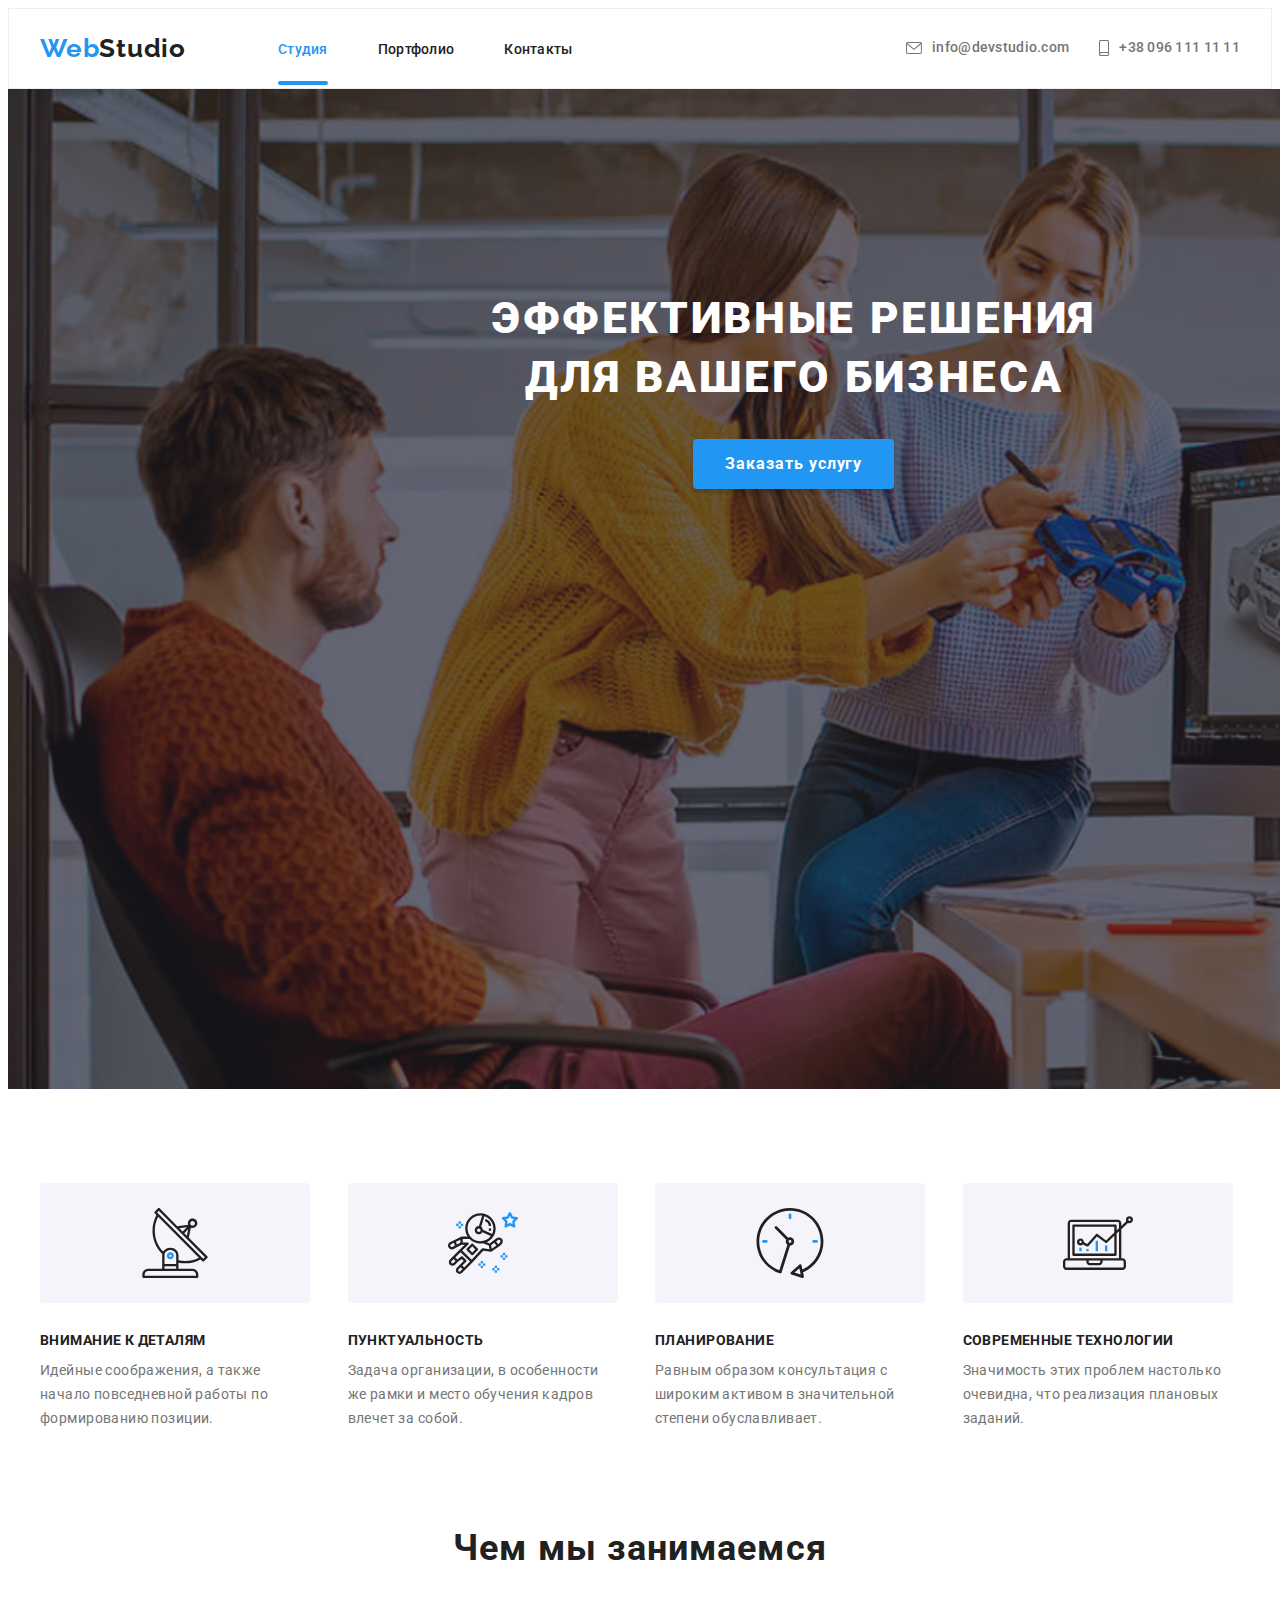
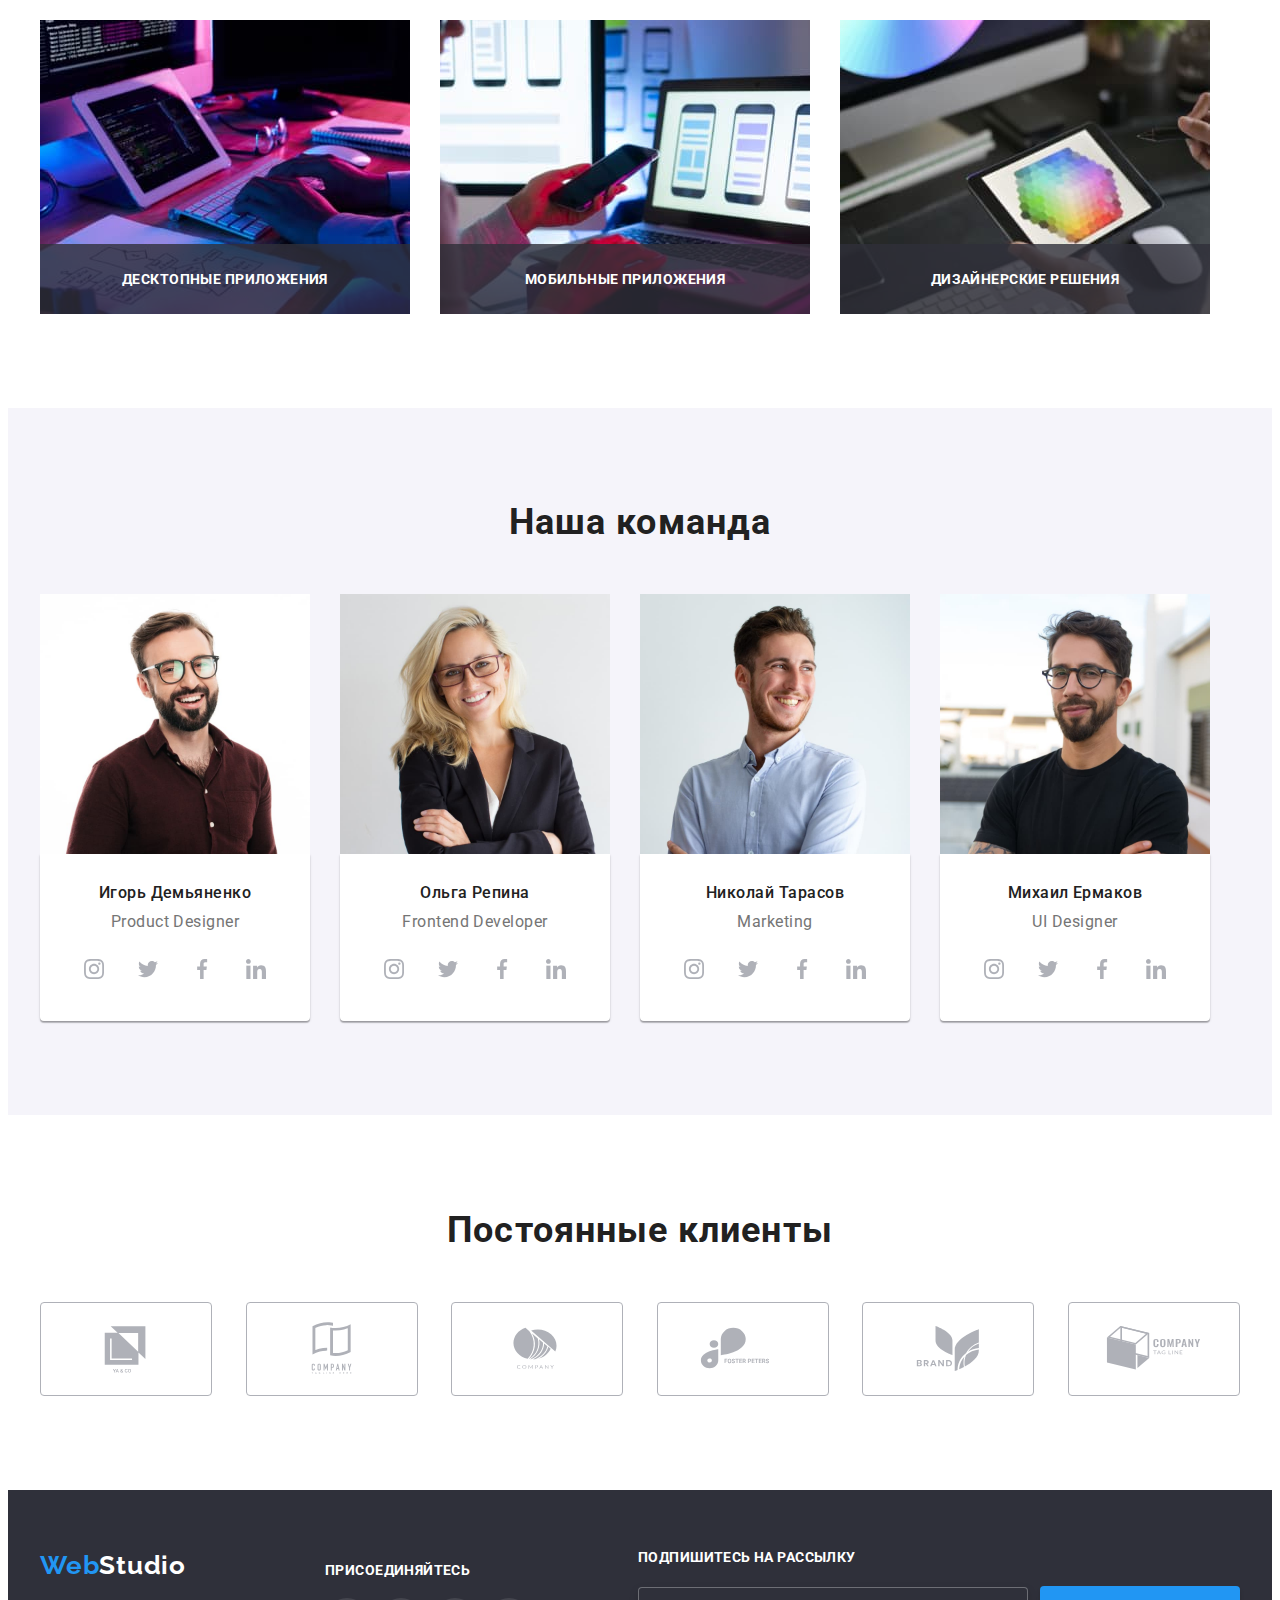
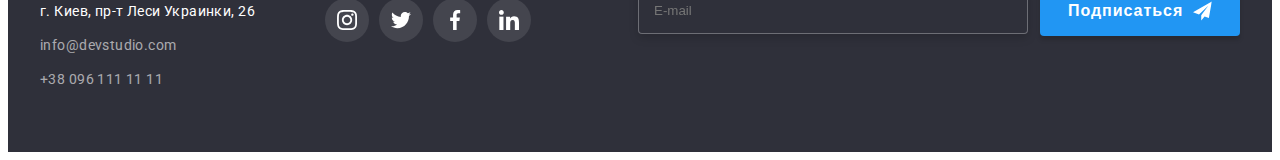
<file: index.html>
<!DOCTYPE html>
<html lang="ru">

<head>
    <meta charset="UTF-8">
    <meta http-equiv="X-UA-Compatible" content="IE=edge">
    <meta name="viewport" content="width=device-width, initial-scale=1.0">
    <title>Главная</title>
    <link rel="preconnect" href="https://fonts.googleapis.com">
    <link rel="preconnect" href="https://fonts.gstatic.com" crossorigin>
    <link
        href="https://fonts.googleapis.com/css2?family=Raleway:wght@700&family=Roboto:wght@400;500;700;900&display=swap"
        rel="stylesheet">
    <link rel="stylesheet" href="https://cdnjs.cloudflare.com/ajax/libs/modern-normalize/1.1.0/modern-normalize.min.css"
        integrity="sha512-wpPYUAdjBVSE4KJnH1VR1HeZfpl1ub8YT/NKx4PuQ5NmX2tKuGu6U/JRp5y+Y8XG2tV+wKQpNHVUX03MfMFn9Q=="
        crossorigin="anonymous" referrerpolicy="no-referrer" />
    <!-- <link rel="stylesheet" href="./css/styles.css"> -->
    <link rel="stylesheet" href="./css/main.min.css">
</head>

<body сlass="body">
    <header class="header">
        <div class="container header-container">
            <nav class="navigation">
                <a class="logo logo-header link" href="./index.html" lang="en"><span class="logo logo-accent">Web</span>Studio</a>
                <ul class="nav-list list">
                    <li class="nav-list__item">
                        <a class="nav-list__link link active" href="index.html">Студия</a>
                    </li>
                    <li class="nav-list__item">
                        <a class="nav-list__link link" href="portfolio.html">Портфолио</a>
                    </li>
                    <li class="nav-list__item">
                        <a class="nav-list__link link" href="">Контакты</a>
                    </li>
                </ul>
            </nav>
            <ul class="header-list list">
                <li class="header-list__item">
            <a class="contact-email link" href="mailto:info@devstudio.com">
                <svg class="header-icon" width="16" height="12">
                    <use href="./images/icons/sprite.svg#envelope"></use>
                </svg>
                info@devstudio.com
            </a>
        </li>
        <li class="header-list__item__item">
            <a class="contact-number link" href="tel:+380961111111">
                <svg class="header-icon" width="10" height="16">
                    <use href="./images/icons/sprite.svg#smartphone"></use>
                </svg>
                +38 096 111 11 11
            </a>
        </li>
        </ul>
        </div>
    </header>
    <main>
        <section class="main-section">
            <div class="container">
                <h1 class="main-section__title">Эффективные решения для вашего бизнеса</h1>
                <button class="services-btn" type="button" data-modal-open>Заказать услугу</button>
            </div>
        </section>
        <section class="section second-section">
            <div class="container">
                <ul class="list peculiarities-list">
                    <li class="peculiarities-list__item">
                        <div class="peculiarities-list__div">
                            <svg class="peculiarities-lise__logo" width="70" height="70">
                                <use href="./images/icons/sprite.svg#antenna"></use>
                            </svg>
                        </div>
                        <h3 class="peculiarities">Внимание к деталям</h3>
                        <p class="features">Идейные соображения, а также начало повседневной работы по формированию
                            позиции.</p>
                    </li>
                    <li class="peculiarities-list__item">
                        <div class="peculiarities-list__div">
                            <svg class="peculiarities-lise__logo" width="70" height="70">
                                <use href="./images/icons/sprite.svg#astronaut"></use>
                            </svg>
                        </div>
                        <h3 class="peculiarities">Пунктуальность</h3>
                        <p class="features">Задача организации, в особенности же рамки и место обучения кадров влечет за
                            собой.</p>
                    </li>
                    <li class="peculiarities-list__item">
                        <div class="peculiarities-list__div">
                            <svg class="peculiarities-lise__logo" width="70" height="70">
                                <use href="./images/icons/sprite.svg#clock"></use>
                            </svg>
                        </div>
                        <h3 class="peculiarities">Планирование</h3>
                        <p class="features">Равным образом консультация с широким активом в значительной степени
                            обуславливает.</p>
                    </li>
                    <li class="peculiarities-list__item">
                        <div class="peculiarities-list__div">
                            <svg class="peculiarities-lise__logo" width="70" height="70">
                                <use href="./images/icons/sprite.svg#diagram"></use>
                            </svg>
                        </div>
                        <h3 class="peculiarities">Современные технологии</h3>
                        <p class="features">Значимость этих проблем настолько очевидна, что реализация плановых заданий.
                        </p>
                    </li>
                </ul>
            </div>
        </section>
        <section class="section third-section">
            <div class="container">
                <h2 class="about-us">Чем мы занимаемся</h2>
                <ul class="list about-us__list">
                    <li class="about-us__list-item"><img src="./images/img-1.jpg" alt="набор кода на планшете"
                            width="370" height="294">
                            <div class="about-us__lable">
                                <p class="about-us__paragraph">ДЕСКТОПНЫЕ ПРИЛОЖЕНИЯ</p>
                            </div>
                        </li>
                    <li class="about-us__list-item"><img src="./images/img-2.jpg"
                            alt="синхронизация телефона с компьютером" width="370" height="294">
                            <div class="about-us__lable">
                                <p class="about-us__paragraph">Мобильные приложения</p>
                            </div>
                            </li>
                    <li class="about-us__list-item"><img src="./images/img-3.jpg" alt="рисунок на графическом планшете"
                            width="370" height="294">
                            <div class="about-us__lable">
                                <p class="about-us__paragraph">Дизайнерские решения</p>
                            </div>
                            </li>
                </ul>
            </div>
        </section>
        <section class="section fourth-section">
            <div class="container">
                <h2 class="our-team">Наша команда</h2>
                <ul class="list our-team__list">
                    <li class="our-team__list-item">
                        <img src="./images/img-4.jpg" alt="Игорь Демьяненко" width="270" height="260">
                        <div class="our-team__wrapper">
                        <h3 class="team-members">Игорь Демьяненко</h3>
                        <p class="members-positions" lang="en">Product Designer</p>
                        <ul class="social-list list">
                            <li class="social-list__item">
                                <a class="social-list__link" href="">
                                    <svg class="social-list__icon" width="20" height="20">
                                        <use href="./images/icons/sprite.svg#instagram"></use>
                                    </svg>
                                </a>
                            </li>
                            <li class="social-list__item">
                                <a class="social-list__link" href="">
                                    <svg class="social-list__icon" width="20" height="20">
                                        <use href="./images/icons/sprite.svg#twitter"></use>
                                    </svg>
                                </a>
                            </li>
                            <li class="social-list__item">
                                <a class="social-list__link" href="">
                                    <svg class="social-list__icon" width="20" height="20">
                                        <use href="./images/icons/sprite.svg#facebook"></use>
                                    </svg>
                                </a>
                            </li>
                            <li class="social-list__item">
                                <a class="social-list__link" href="">
                                    <svg class="social-list__icon" width="20" height="20">
                                        <use href="./images/icons/sprite.svg#linkedin"></use>
                                    </svg>
                                </a>
                            </li>
                        </ul>
                        </div>
                    </li>
                    <li class="our-team__list-item">
                        <img src="./images/img-5.jpg" alt="Ольга Репина" width="270" height="260">
                        <div class="our-team__wrapper">
                        <h3 class="team-members">Ольга Репина</h3>
                        <p class="members-positions" lang="en">Frontend Developer</p>
                        <ul class="social-list list">
                            <li class="social-list__item">
                                <a class="social-list__link" href="">
                                    <svg class="social-list__icon" width="20" height="20">
                                        <use href="./images/icons/sprite.svg#instagram"></use>
                                    </svg>
                                </a>
                            </li>
                            <li class="social-list__item">
                                <a class="social-list__link" href="">
                                    <svg class="social-list__icon" width="20" height="20">
                                        <use href="./images/icons/sprite.svg#twitter"></use>
                                    </svg>
                                </a>
                            </li>
                            <li class="social-list__item">
                                <a class="social-list__link" href="">
                                    <svg class="social-list__icon" width="20" height="20">
                                        <use href="./images/icons/sprite.svg#facebook"></use>
                                    </svg>
                                </a>
                            </li>
                            <li class="social-list__item">
                                <a class="social-list__link" href="">
                                    <svg class="social-list__icon" width="20" height="20">
                                        <use href="./images/icons/sprite.svg#linkedin"></use>
                                    </svg>
                                </a>
                            </li>
                        </ul>
                        </div>
                    </li>
                    <li class="our-team__list-item">
                        <img src="./images/img-6.jpg" alt="Николай Тарасов" width="270" height="260">
                        <div class="our-team__wrapper">
                        <h3 class="team-members">Николай Тарасов</h3>
                        <p class="members-positions" lang="en">Marketing</p>
                        <ul class="social-list list">
                            <li class="social-list__item">
                                <a class="social-list__link" href="">
                                    <svg class="social-list__icon" width="20" height="20">
                                        <use href="./images/icons/sprite.svg#instagram"></use>
                                    </svg>
                                </a>
                            </li>
                            <li class="social-list__item">
                                <a class="social-list__link" href="">
                                    <svg class="social-list__icon" width="20" height="20">
                                        <use href="./images/icons/sprite.svg#twitter"></use>
                                    </svg>
                                </a>
                            </li>
                            <li class="social-list__item">
                                <a class="social-list__link" href="">
                                    <svg class="social-list__icon" width="20" height="20">
                                        <use href="./images/icons/sprite.svg#facebook"></use>
                                    </svg>
                                </a>
                            </li>
                            <li class="social-list__item">
                                <a class="social-list__link" href="">
                                    <svg class="social-list__icon" width="20" height="20">
                                        <use href="./images/icons/sprite.svg#linkedin"></use>
                                    </svg>
                                </a>
                            </li>
                        </ul>
                        </div>
                    </li>
                    <li class="our-team__list-item">
                        <img src="./images/img-7.jpg" alt="Михаил Ермаков" width="270" height="260">
                        <div class="our-team__wrapper">
                        <h3 class="team-members">Михаил Ермаков</h3>
                        <p class="members-positions" lang="en">UI Designer</p>
                        <ul class="social-list list">
                            <li class="social-list__item">
                                <a class="social-list__link" href="">
                                    <svg class="social-list__icon" width="20" height="20">
                                        <use href="./images/icons/sprite.svg#instagram"></use>
                                    </svg>
                                </a>
                            </li>
                            <li class="social-list__item">
                                <a class="social-list__link" href="">
                                    <svg class="social-list__icon" width="20" height="20">
                                        <use href="./images/icons/sprite.svg#twitter"></use>
                                    </svg>
                                </a>
                            </li>
                            <li class="social-list__item">
                                <a class="social-list__link" href="">
                                    <svg class="social-list__icon" width="20" height="20">
                                        <use href="./images/icons/sprite.svg#facebook"></use>
                                    </svg>
                                </a>
                            </li>
                            <li class="social-list__item">
                                <a class="social-list__link" href="">
                                    <svg class="social-list__icon" width="20" height="20">
                                        <use href="./images/icons/sprite.svg#linkedin"></use>
                                    </svg>
                                </a>
                            </li>
                        </ul>
                        </div>
                    </li>
                </ul>
            </div>
        </section>
        <section class="section fift-section">
            <div class="container">
                <h2 class="clients-title">Постоянные клиенты</h2>
                <ul class="clients-list list">
                    <li class="clients-list__item">
                        <a class="clients-list__link" href="">
                            <svg class="clients-logo" width="106" height="60">
                                <use href="./images/icons/sprite.svg#logo-1"></use>
                            </svg>
                        </a></li>
                    <li class="clients-list__item">
                        <a class="clients-list__link" href="">
                            <svg class="clients-logo" width="106" height="60">
                                <use href="./images/icons/sprite.svg#logo-2"></use>
                            </svg>
                        </a></li>
                    <li class="clients-list__item">
                        <a class="clients-list__link" href="">
                            <svg class="clients-logo" width="106" height="60">
                                <use href="./images/icons/sprite.svg#logo-3"></use>
                            </svg>
                        </a></li>
                    <li class="clients-list__item">
                        <a class="clients-list__link" href="">
                            <svg class="clients-logo" width="106" height="60">
                                <use href="./images/icons/sprite.svg#logo-4"></use>
                            </svg>
                        </a></li>
                    <li class="clients-list__item">
                        <a class="clients-list__link" href="">
                            <svg class="clients-logo" width="106" height="60">
                                <use href="./images/icons/sprite.svg#logo-5"></use>
                            </svg>
                        </a></li>
                    <li class="clients-list__item">
                        <a class="clients-list__link" href="">
                            <svg class="clients-logo" width="106" height="60">
                                <use href="./images/icons/sprite.svg#logo-6"></use>
                            </svg>
                        </a></li>
                </ul>


            </div>

        </section>
    </main>
    <footer class="footer">
        <div class="container footer-container">
        <div class="footer-info">
            <a class="logo logo-footer link" href="" lang="en"><span class="logo logo-accent">Web</span>Studio</a>
            <address>
                <ul class="list footer-list">
                    <li class="footer-list__item"><a class="address link" href="https://goo.gl/maps/DmMxGW5ZQL83qcNfA"
                            target="_blank" rel="noopener noreferrer">г. Киев, пр-т Леси Украинки, 26</a></li>
                    <li class="footer-list__item"><a class="contact-email-footer link"
                            href="mailto:info@devstudio.com">info@devstudio.com</a></li>
                    <li class="footer-list__item"><a class="contact-number-footer link" href="tel:+380961111111">+38 096
                            111 11 11</a></li>
                </ul>
            </address>
        </div>
        <div class="footer-join ">
            <p class="join-name">присоединяйтесь</p>
            <ul class="join-list list">
                <li class="join-list__item">
                    <a class="join-list__link" href="">
                        <svg class="join-icon" width="20" height="20">
                            <use href="./images/icons/sprite.svg#instagram"></use>
                        </svg>
                    </a>
                </li>
                <li class="join-list__item">
                    <a class="join-list__link" href="">
                        <svg class="join-icon" width="20" height="20">
                            <use href="./images/icons/sprite.svg#twitter"></use>
                        </svg>
                    </a>
                </li>
                <li class="join-list__item">
                    <a class="join-list__link" href="">
                        <svg class="join-icon" width="20" height="20">
                            <use href="./images/icons/sprite.svg#facebook"></use>
                        </svg>
                    </a>
                </li>
                <li class="join-list__item">
                    <a class="join-list__link" href="">
                        <svg class="join-icon" width="20" height="20">
                            <use href="./images/icons/sprite.svg#linkedin"></use>
                        </svg>
                    </a>
                </li>
            </ul>
        </div>
        <form action="" class="subscribe-block">
            <p class="subscribe-title">Подпишитесь на рассылку</p>
            <div class="subscribe-content">
                <input type="email" name="email" placeholder="E-mail">
                <button class="subscribe-btn" type="submit">Подписаться
                    <svg class="subscribe-icon" width="24" height="24">
                        <use href="./images/icons/sprite.svg#send"></use>
                    </svg>
                </button>
            </div>
        </form>
    </div>
    </footer>

    <div class="backdrop is-hidden" data-modal>
        <div class="modal">
            <button type="button" class="modal-close-btn" data-modal-close>
                <svg class="modal-close-icon" width="11" height="11">
                    <use href="./images/icons/sprite.svg#close-icon"></use>
                </svg>
            </button>
            <p class="contact-form-title">Оставьте свои данные, мы вам перезвоним</p>
            <form class="contact-form">
                <label class="contact-form-field">
                    <span class="contact-form-data">Имя</span>
                    <span class="contact-form-input-wrapper">
                    <input name="user_name" class="contact-form-input" type="text" required />
                    <svg class="contact-form-icon" width="12" height="12">
                        <use href="./images/icons/sprite.svg#person"></use>
                    </svg>
                    </span>
                </label>
                <label class="contact-form-field">
                    <span class="contact-form-data">Телефон</span>
                    <span class="contact-form-input-wrapper">
                    <input name="user_phone" class="contact-form-input" type="tel" required />
                    <svg class="contact-form-icon" width="13" height="13">
                        <use href="./images/icons/sprite.svg#phone"></use>
                    </svg>
                </span>
                </label>
                <label class="contact-form-field">
                    <span class="contact-form-data">Почта</span>
                    <span class="contact-form-input-wrapper">
                    <input name="user_email" class="contact-form-input" type="email" required />
                    <svg class="contact-form-icon" width="15" height="12">
                        <use href="./images/icons/sprite.svg#contact-email"></use>
                    </svg>
                </span>
                </label>
                <label class="contact-form-field">
                    <span class="contact-form-data">Комментарий</span>
                    <textarea name="user_massage" class="contact-form-message" placeholder="Введите текст"></textarea>
                </label>
                <div class="contact-form-checkbox-wrapper">
                    <input name="accept-policy" type="checkbox" class="contact-form-checkbox visually-hidden" id="policy-checkbox" required />
                    <label for="policy-checkbox" class="contatc-form-checkbox-label"
                        >Соглашаюсь с рассылкой и принимаю&nbsp;<a class="terms" href="">Условия договора</a></label
                        >
                </div>
                <button type="submit" class="contact-form-submit-btn">Отправить</button>
            </form>
        </div>
    </div>

    <script src="./js/modal.js"></script>
</body>

</html>
</file>
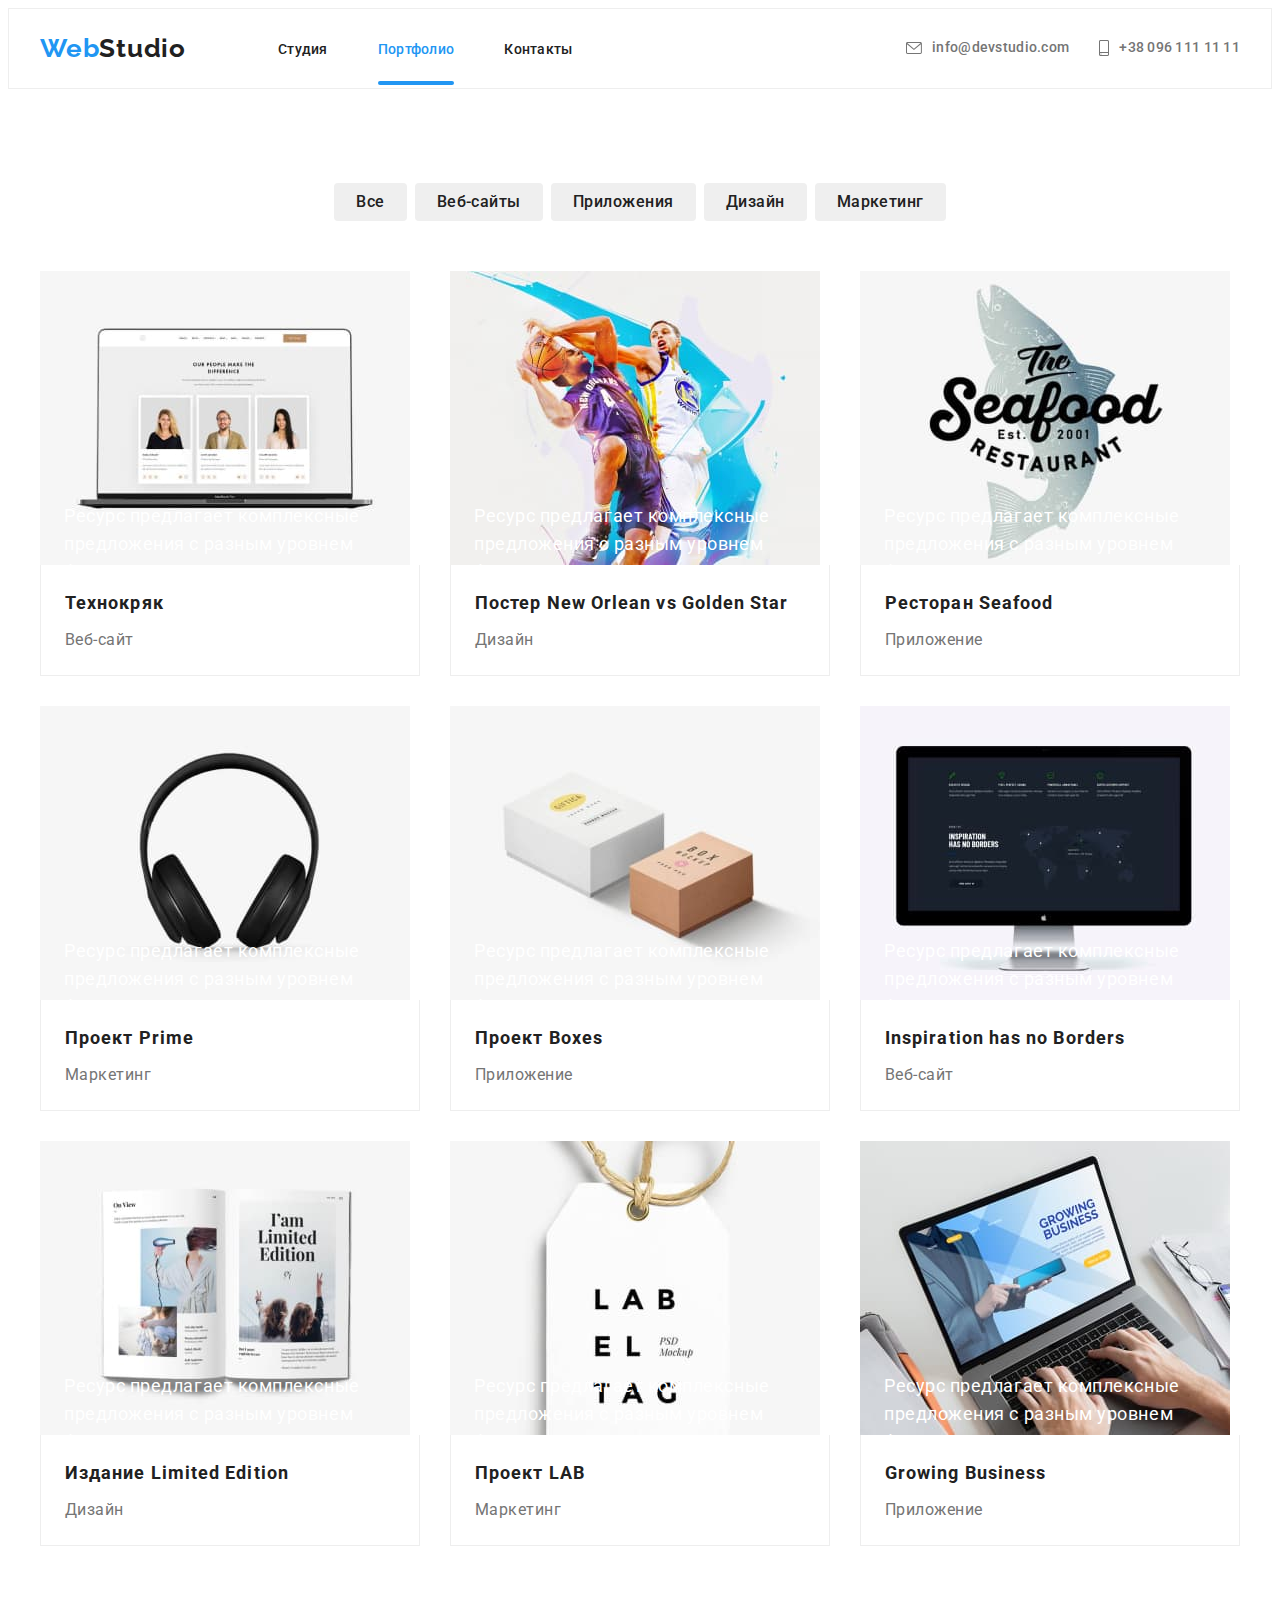
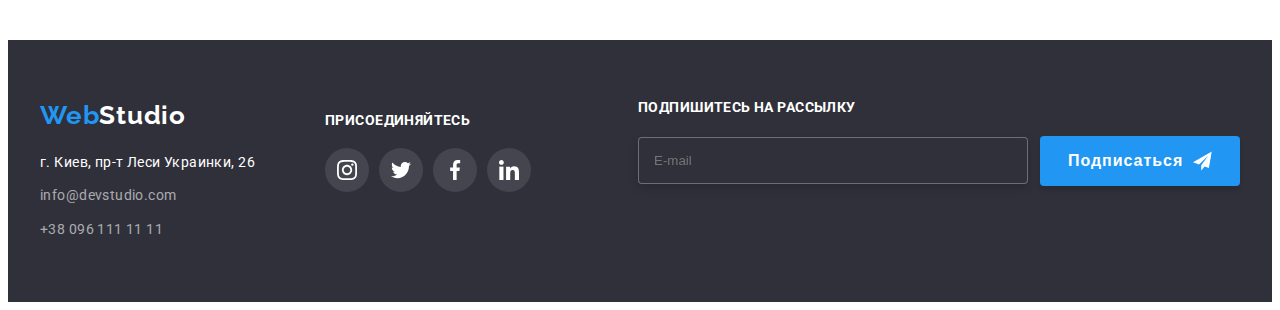
<file: portfolio.html>
<!DOCTYPE html>
<html lang="ru">
<head>
    <meta charset="UTF-8">
    <meta http-equiv="X-UA-Compatible" content="IE=edge">
    <meta name="viewport" content="width=device-width, initial-scale=1.0">
    <title>Портфолио</title>
    <link rel="preconnect" href="https://fonts.googleapis.com">
    <link rel="preconnect" href="https://fonts.gstatic.com" crossorigin>
    <link href="https://fonts.googleapis.com/css2?family=Raleway:wght@700&family=Roboto:wght@400;500;700;900&display=swap"
        rel="stylesheet">
        <link rel="stylesheet" href="https://cdnjs.cloudflare.com/ajax/libs/modern-normalize/1.1.0/modern-normalize.min.css"
            integrity="sha512-wpPYUAdjBVSE4KJnH1VR1HeZfpl1ub8YT/NKx4PuQ5NmX2tKuGu6U/JRp5y+Y8XG2tV+wKQpNHVUX03MfMFn9Q=="
            crossorigin="anonymous" referrerpolicy="no-referrer" />
    <!-- <link rel="stylesheet" href="./css/styles.css"> -->
    <link rel="stylesheet" href="./css/main.min.css">

</head>
<body class="body">
    <header class="header">
        <div class="container header-container">
            <nav class="navigation">
                <a class="logo logo-header link" href="" lang="en"><span class="logo logo-accent">Web</span>Studio</a>
                <ul class="nav-list list">
                    <li class="nav-list__item">
                        <a class="nav-list__link link" href="index.html">Студия</a>
                    </li>
                    <li class="nav-list__item">
                        <a class="nav-list__link link active" href="portfolio.html">Портфолио</a>
                    </li>
                    <li class="nav-list__item">
                        <a class="nav-list__link link" href="">Контакты</a>
                    </li>
                </ul>
            </nav>
            <ul class="header-list list">
                <li class="header-list__item">
            <a class="contact-email link" href="mailto:info@devstudio.com">
                <svg class="header-icon" width="16" height="12">
                    <use href="./images/icons/sprite.svg#envelope"></use>
                </svg>
                info@devstudio.com
            </a>
        </li>
        <li class="header-list__item">
            <a class="contact-number link" href="tel:+380961111111">
                <svg class="header-icon" width="10" height="16">
                    <use href="./images/icons/sprite.svg#smartphone"></use>
                </svg>
                +38 096 111 11 11
            </a>
        </li>
        </ul>
        </div>
    </header>
<main>
    <section class="section">
        <div class="container">
        <ul class="list portfolio-btn-list">
        <li class="portfolio-btn-list__item">
            <button class="portfolio-btn" type="button">Все</button>
        </li>
        <li class="portfolio-btn-list__item">
            <button class="portfolio-btn" type="button">Веб-сайты</button>
        </li>
        <li class="portfolio-btn-list__item">
            <button class="portfolio-btn" type="button">Приложения</button>
        </li>
        <li class="portfolio-btn-list__item">
            <button class="portfolio-btn" type="button">Дизайн</button>
        </li>
        <li class="portfolio-btn-list__item">
            <button class="portfolio-btn" type="button">Маркетинг</button>
        </li>
        </ul>
    </div>
    <div class="container">
        <ul class="list portfolio-department-list">
            <li class="portfolio-department-list__item">
                <div class="project-wrapper">
                <img src="images/img-8.jpg" alt="Технокряк" width="370" height="294">
                <div class="project-overlay">
                    <div class="project-text">
                        <p>Ресурс предлагает комплексные предложения с разным уровнем функционала и сервисов. Все это позволит посетителю получить исчерпывающие сведения о компании или частном лице.</p>
                    </div>
                </div>
            </div>
                <div class="portfolio-department__wrapper">
                <h3 class="img-description">Технокряк</h3>
                <p class="department">Веб-сайт</p>
            </div>
            </li>
            <li class="portfolio-department-list__item">
                <div class="project-wrapper">
                <img src="images/img-9.jpg" alt="Постер New Orlean vs Golden Star" width="370" height="294">
                <div class="project-overlay">
                    <div class="project-text">
                        <p>Ресурс предлагает комплексные предложения с разным уровнем функционала и сервисов. Все это позволит посетителю получить исчерпывающие сведения о компании или частном лице.</p>
                    </div>
                </div>
            </div>
                <div class="portfolio-department__wrapper">
                <h3 class="img-description">Постер New Orlean vs Golden Star</h3>
                <p class="department">Дизайн</p>
                </div>
            </li>
            <li class="portfolio-department-list__item">
                <div class="project-wrapper">
                <img src="images/img-10.jpg" alt="Ресторан Seafood" width="370" height="294">
                <div class="project-overlay">
                    <div class="project-text">
                        <p>Ресурс предлагает комплексные предложения с разным уровнем функционала и сервисов. Все это позволит посетителю получить исчерпывающие сведения о компании или частном лице.</p>
                    </div>
                </div>
            </div>
                <div class="portfolio-department__wrapper">
                <h3 class="img-description">Ресторан Seafood</h3>
                <p class="department">Приложение</p>
                </div>
            </li>
            <li class="portfolio-department-list__item">
                <div class="project-wrapper">
                <img src="images/img-11.jpg" alt="Проект Prime" width="370" height="294">
                <div class="project-overlay">
                    <div class="project-text">
                        <p>Ресурс предлагает комплексные предложения с разным уровнем функционала и сервисов. Все это позволит посетителю получить исчерпывающие сведения о компании или частном лице.</p>
                    </div>
                </div>
            </div>
                <div class="portfolio-department__wrapper">
                <h3 class="img-description">Проект Prime</h3>
                <p class="department">Маркетинг</p>
                </div>
            </li>
            <li class="portfolio-department-list__item">
                <div class="project-wrapper">
                <img src="images/img-12.jpg" alt="Проект Boxes" width="370" height="294">
                <div class="project-overlay">
                    <div class="project-text">
                        <p>Ресурс предлагает комплексные предложения с разным уровнем функционала и сервисов. Все это позволит посетителю получить исчерпывающие сведения о компании или частном лице.</p>
                    </div>
                </div>
            </div>
                <div class="portfolio-department__wrapper">
                <h3 class="img-description">Проект Boxes</h3>
                <p class="department">Приложение</p>
                </div>
            </li>
            <li class="portfolio-department-list__item">
                <div class="project-wrapper">
                <img src="images/img-13.jpg" alt="Inspiration has no Borders" width="370" height="294">
                <div class="project-overlay">
                    <div class="project-text">
                        <p>Ресурс предлагает комплексные предложения с разным уровнем функционала и сервисов. Все это позволит посетителю получить исчерпывающие сведения о компании или частном лице.</p>
                    </div>
                </div>
            </div>
                <div class="portfolio-department__wrapper">
                <h3 class="img-description">Inspiration has no Borders</h3>
                <p class="department">Веб-сайт</p>
                </div>
            </li>
            <li class="portfolio-department-list__item">
                <div class="project-wrapper">
                <img src="images/img-14.jpg" alt="Издание Limited Edition" width="370" height="294">
                <div class="project-overlay">
                    <div class="project-text">
                        <p>Ресурс предлагает комплексные предложения с разным уровнем функционала и сервисов. Все это позволит посетителю получить исчерпывающие сведения о компании или частном лице.</p>
                    </div>
                </div>
            </div>
                <div class="portfolio-department__wrapper">
                <h3 class="img-description">Издание Limited Edition</h3>
                <p class="department">Дизайн</p>
                </div>
            </li>
            <li class="portfolio-department-list__item">
                <div class="project-wrapper">
                <img src="images/img-15.jpg" alt="Проект LAB" width="370" height="294">
                <div class="project-overlay">
                    <div class="project-text">
                        <p>Ресурс предлагает комплексные предложения с разным уровнем функционала и сервисов. Все это позволит посетителю получить исчерпывающие сведения о компании или частном лице.</p>
                    </div>
                </div>
            </div>
                <div class="portfolio-department__wrapper">
                <h3 class="img-description">Проект LAB</h3>
                <p class="department">Маркетинг</p>
                </div>
            </li>
            <li class="portfolio-department-list__item">
                <div class="project-wrapper">
                <img src="images/img-16.jpg" alt="Growing Business" width="370" height="294">
                <div class="project-overlay">
                    <div class="project-text">
                        <p>Ресурс предлагает комплексные предложения с разным уровнем функционала и сервисов. Все это позволит посетителю получить исчерпывающие сведения о компании или частном лице.</p>
                    </div>
                </div>
            </div>
                <div class="portfolio-department__wrapper">
                <h3 class="img-description">Growing Business</h3>
                <p class="department">Приложение</p>
                </div>
            </li>
        </ul>
    </div>
    </section>
</main>
<footer class="footer">
    <div class="container footer-container">
    <div class="footer-info">
        <a class="logo logo-footer link" href="" lang="en"><span class="logo logo-accent">Web</span>Studio</a>
        <address>
            <ul class="list footer-list">
                <li class="footer-list__item"><a class="address link" href="https://goo.gl/maps/DmMxGW5ZQL83qcNfA"
                        target="_blank" rel="noopener noreferrer">г. Киев, пр-т Леси Украинки, 26</a></li>
                <li class="footer-list__item"><a class="contact-email-footer link"
                        href="mailto:info@devstudio.com">info@devstudio.com</a></li>
                <li class="footer-list__item"><a class="contact-number-footer link" href="tel:+380961111111">+38 096
                        111 11 11</a></li>
            </ul>
        </address>
    </div>
    <div class="footer-join ">
        <p class="join-name">присоединяйтесь</p>
        <ul class="join-list list">
            <li class="join-list__item">
                <a class="join-list__link" href="">
                    <svg class="join-icon" width="20" height="20">
                        <use href="./images/icons/sprite.svg#instagram"></use>
                    </svg>
                </a>
            </li>
            <li class="join-list__item">
                <a class="join-list__link" href="">
                    <svg class="join-icon" width="20" height="20">
                        <use href="./images/icons/sprite.svg#twitter"></use>
                    </svg>
                </a>
            </li>
            <li class="join-list__item">
                <a class="join-list__link" href="">
                    <svg class="join-icon" width="20" height="20">
                        <use href="./images/icons/sprite.svg#facebook"></use>
                    </svg>
                </a>
            </li>
            <li class="join-list__item">
                <a class="join-list__link" href="">
                    <svg class="join-icon" width="20" height="20">
                        <use href="./images/icons/sprite.svg#linkedin"></use>
                    </svg>
                </a>
            </li>
        </ul>
    </div>
    <form action="" class="subscribe-block">
        <p class="subscribe-title">Подпишитесь на рассылку</p>
        <div class="subscribe-content">
            <input type="email" name="email" placeholder="E-mail">
            <button class="subscribe-btn" type="submit">Подписаться
                <svg class="subscribe-icon" width="24" height="24">
                    <use href="./images/icons/sprite.svg#send"></use>
                </svg>
            </button>
        </div>
    </form>
</div>
</footer>
</body>
</html>
</file>
<file: css/styles.css>
/* h1,
h2,
h3,
h4,
h5,
h6,
p {
    margin-top: 0;
    margin-bottom: 0;
}

ul,
ol {
    margin-top: 0;
    margin-bottom: 0;
    padding-left: 0;
}

img {
    display: block;
}

address {
    font-style: normal;
}

.list {
    list-style: none;
}

.link {
    text-decoration: none;
}

.section {
    padding-top: 94px;
    padding-bottom: 94px;
}

.section.third-section {
    padding-top: 0px;
}

body {
    font-family: "Roboto", sans-serif;
}

.body {
    font-family: "Roboto", sans-serif;
}

.header {
    padding-top: 24px;
    padding-bottom: 24px;
    border: 1px solid #ECECEC;
}

.visual-hiden {
    position: absolute;
    width: 1px;
    height: 1px;
    margin: -1px;
    border: 0;
    padding: 0;
    white-space: nowrap;
    clip-path: inset(100%);
    clip: rect(0 0 0 0);
    overflow: hidden;
}

.container {
    max-width: 1200px;
    padding-left: 15px;
    padding-right: 15px;
    margin-left: auto;
    margin-right: auto;
}

.header-container {
    display: flex;
    align-items: center;
}

.navigation {
    display: flex;
    align-items: center;
}

.nav-list {
    display: flex;
    align-items: center;
}

.logo-header {
    font-family: "Raleway";
    font-style: normal;
    font-weight: bold;
    font-size: 26px;
    line-height: 1.19;
    margin-right: 92px;


    letter-spacing: 0.03em;
    color: #212121;
}

.logo-accent {
    font-family: "Raleway";
    font-style: normal;
    font-weight: bold;
    font-size: 26px;
    line-height: 1, 19;
    letter-spacing: 0.03em;

    color: #2196f3;
}

.nav-list__item:not(:last-child) {
    margin-right: 50px;
}

.nav-list__link {
    position: relative;
    font-weight: 500;
    font-size: 14px;
    line-height: 1.14;
    letter-spacing: 0.02em;
    color: #212121;
    transition: color 250ms cubic-bezier(0.4, 0, 0.2, 1);
    padding-bottom: 28px;
}

.nav-list__link:hover,
.nav-list__link:focus {
    color: #2196f3;
}

.nav-list__link.active {
    color: #2196f3;
}

.navigation.nav-list__link {
    position: relative;
    display: block;
    padding-top: 32px;
    padding-bottom: 32px;
}

.navigation .nav-list__link.active::after {
    position: absolute;
    bottom: 0;
    left: 0;
    content: "";
    display: block;
    width: 100%;
    height: 4px;
    border-radius: 2px;
    background-color: #2196f3;

}



.header-list {
    display: flex;
    align-items: center;
    margin-left: auto;
}

.header-list__item:not(:last-child) {}

.contact-email {
    display: flex;
    align-items: center;
    font-family: 'Roboto';
    font-weight: 500;
    font-size: 14px;
    line-height: 1.14;
    letter-spacing: 0.02em;
    margin-left: auto;
    margin-right: 30px;
    color: #757575;
    transition: color 250ms cubic-bezier(0.4, 0, 0.2, 1);
}

.contact-email:hover,
.contact-email:focus {
    color: #2196f3;
}

.contact-number {
    display: flex;
    align-items: center;
    font-family: 'Roboto';
    font-weight: 500;
    font-size: 14px;
    line-height: 1.14;
    letter-spacing: 0.02em;
    color: #757575;
    transition: color 250ms cubic-bezier(0.4, 0, 0.2, 1);
}

.contact-number:hover,
.contact-number:focus {
    color: #2196f3;
}

.header-icon {
    fill: currentColor;
    margin-right: 10px;
}

.main-section {
    background-image: linear-gradient(rgba(47, 48, 58, 0.4),
            rgba(47, 48, 58, 0.4)),
        url(../images/hero/bg.png);
    background-size: cover;
    background-color: #C4C4C4;
    margin-left: auto;
    margin-right: auto;
    padding-top: 200px;
    padding-bottom: 200px;
    width: 1600px;
    height: 600px;
}

.container-main-section {}

.main-title {
    width: 696px;
    height: 120px;
    left: 452px;
    top: 280px;
    margin-left: 238px;
    margin-bottom: 30px;
    font-family: 'Roboto';
    font-style: normal;
    font-weight: 900;
    font-size: 44px;
    line-height: 1.34;
    text-align: center;
    letter-spacing: 0.06em;
    text-transform: uppercase;

    color: #ffffff;
}

.services-btn {
    min-width: 200px;
    padding: 10px 32px;
    border-radius: 4px;
    margin-left: 485px;
    background-color: #2196f3;
    box-shadow: 0px 4px 4px rgba(0, 0, 0, 0.15);
    font-family: "Roboto";
    font-style: normal;
    font-weight: 700;
    font-size: 16px;
    line-height: 1.87;
    cursor: pointer;
    display: flex;
    align-items: center;
    text-align: center;
    letter-spacing: 0.06em;
    color: #ffffff;
    border: none;
}

.services-btn:hover,
.services-btn:focus {
    background-color: #188CE8;
}

.second-section {
    margin-left: auto;
    margin-right: auto;
}

.container-second-section {}

.peculiarities-list__div {
    display: flex;
    align-items: center;
    justify-content: center;
    width: 270px;
    height: 120px;
    background: #F5F4FA;
    border-radius: 4px;
    margin-bottom: 30px;
}

.peculiarities-list {
    display: flex;
    align-items: center;
    margin-left: -30px;
    margin-bottom: -30px;
}

.peculiarities-list__item {
    flex-basis: calc((100% - 120px) / 4);
    margin-left: 30px;
    margin-bottom: 30px;
}

.peculiarities {
    width: 270px;
    height: 16px;
    margin-bottom: 10px;
    font-weight: bold;
    font-size: 14px;
    line-height: 1.14;
    letter-spacing: 0.03em;
    text-transform: uppercase;

    color: #212121;
}

.features {
    width: 270px;
    height: 75px;
    font-weight: normal;
    font-size: 14px;
    line-height: 1.71;


    letter-spacing: 0.03em;

    color: #757575;
}

.third-section {
    margin-left: auto;
    margin-right: auto;
}

.container-third-section {}

.about-us {
    margin-bottom: 50px;
    min-width: 376px;
    height: 42px;
    font-weight: bold;
    font-size: 36px;
    line-height: 1.16;
    text-align: center;
    letter-spacing: 0.03em;

    color: #212121;
}

.about-us__list {
    display: flex;
    align-items: center;
    margin-left: -30px;
    margin-bottom: -30px;
}

.about-us__list-item {
    position: relative;
    flex-basis: calc(100% - 90px) / 3;
    margin-left: 30px;
    margin-bottom: 30px;

}


.about-us__lable {
    position: absolute;
    bottom: 0;
    left: 0;
    width: 100%;
    text-align: center;
    background: rgba(47, 48, 58, 0.8);
}

.about-us__paragraph {
    display: inline-block;
    padding: 27px 0;
    font-weight: 700;
    font-size: 14px;
    text-align: center;
    letter-spacing: 0.03em;
    text-transform: uppercase;
    color: #FFFFFF;
}

.fourth-section {
    margin-left: auto;
    margin-right: auto;
    background-color: #F5F4FA;
}

.container-fourth-section {}

.our-team {
    margin-bottom: 50px;
    font-weight: bold;
    font-size: 36px;
    line-height: 1.16;
    text-align: center;
    letter-spacing: 0.03em;

    color: #212121;
}

.our-team__list {
    display: flex;
    align-items: center;
    margin-left: -30px;
    margin-bottom: -30px;
}

.our-team__list-item {
    flex-basis: calc(100% - 120px) / 4;
    margin-left: 30px;
    margin-bottom: 30px;
}

.our-team__wrapper {
    background: #FFFFFF;


    box-shadow: 0px 1px 3px rgba(0, 0, 0, 0.12), 0px 1px 1px rgba(0, 0, 0, 0.14), 0px 2px 1px rgba(0, 0, 0, 0.2);
    border-radius: 0px 0px 4px 4px;
    padding-top: 30px;
    padding-bottom: 30px;
    padding-left: 32px;
    padding-right: 32px;
}

.team-members {
    font-weight: 500;
    font-size: 16px;
    line-height: 1.18;


    text-align: center;
    letter-spacing: 0.03em;

    color: #212121;
}

.members-positions {
    padding-top: 10px;
    font-weight: normal;
    font-size: 16px;
    line-height: 1.18;


    text-align: center;
    letter-spacing: 0.03em;

    color: #757575;
    margin-bottom: 16px;
}

.social-list {
    display: flex;
    justify-content: space-between;
}

.social-list__item {
    cursor: pointer;
}

.social-list__link {
    display: flex;
    align-items: center;
    justify-content: center;
    width: 44px;
    height: 44px;
    background-color: #FFFFFF;
    border-radius: 50%;
    transition: background-color 250ms cubic-bezier(0.4, 0, 0.2, 1);
}

.social-list__icon {
    fill: #AFB1B8;
    transition: fill 250ms cubic-bezier(0.4, 0, 0.2, 1);
}

.social-list__link:hover,
.social-list__link:focus {
    background-color: #2196f3;
}

.social-list__link:hover .social-list__icon,
.social-list__link:focus .social-list__icon {
    fill: #ffffff;
}

.clients-title {
    font-family: 'Roboto';
    font-style: normal;
    font-weight: 700;
    font-size: 36px;
    line-height: 1.17;
    text-align: center;
    letter-spacing: 0.03em;
    color: #212121;
    margin-bottom: 50px;

}

.clients-list {
    display: flex;
    justify-content: space-between;
}

.clients-list__item {}

.clients-list__link {
    display: flex;
    align-items: center;
    justify-content: center;
    width: 170px;
    height: 92px;
    border: 1px solid #AFB1B8;
    border-radius: 4px;
    transition: background-color 250ms cubic-bezier(0.4, 0, 0.2, 1);
}

.clients-logo {
    fill: #AFB1B8;
    transition: fill 250ms cubic-bezier(0.4, 0, 0.2, 1);
}

.clients-list__link:hover,
.clients-list__link:focus {
    border-color: #2196f3;
}

.clients-list__link:hover .clients-logo,
.clients-list__link:focus .clients-logo {
    fill: #2196f3;
}



.footer {
    padding-top: 60px;
    padding-bottom: 60px;
    background: #2f303a;
}

.footer-container {
    display: flex;
    margin-left: auto;
    margin-right: auto;
}

.footer-join {
    display: flex;
    flex-direction: column;
    align-items: baseline;
    margin-left: 70px;
}

.join-name {
    font-family: 'Roboto';
    font-style: normal;
    font-weight: 700;
    font-size: 14px;
    line-height: 16px;
    letter-spacing: 0.03em;
    text-transform: uppercase;

    color: #FFFFFF;
    margin-bottom: 20px;
    padding-top: 12px;
}

.join-list {
    display: flex;
}

.join-list__item:not(:last-child) {
    margin-right: 10px;
}

.join-list__link {
    display: flex;
    align-items: center;
    justify-content: center;
    width: 44px;
    height: 44px;
    background: rgba(255, 255, 255, 0.1);
    border-radius: 50%;
    transition: background-color 250ms cubic-bezier(0.4, 0, 0.2, 1);
}

.join-icon {
    fill: #FFFFFF;
    transition: fill 250ms cubic-bezier(0.4, 0, 0.2, 1);
}

.join-list__link:hover,
.join-list__link:focus {
    background-color: #2196f3;
}

.subscribe-block {
    margin-left: auto;
}

.subscribe-content {
    display: flex;
    align-items: center;
    text-align: center;
}

.subscribe-block input {
    margin-right: 12px;
    padding: 15px;
    width: 358px;
    border-color: inherit;
    background-color: #2f303a;
    color: #FFFFFF;
    outline: transparent;
    border: 1px solid rgba(255, 255, 255, 0.3);
    filter: drop-shadow(0px 4px 4px rgba(0, 0, 0, 0.15));
    border-radius: 4px;
    transition: border 250ms cubic-bezier(0.4, 0, 0.2, 1);
}

.subscribe-block input:hover,
.subscribe-block input:focus {
    border: 1px solid #2196f3;
}

.subscribe-btn {
    display: flex;
    align-items: center;
    text-align: center;
    padding: 10px 28px;
    width: 200px;
    font-weight: 700;
    font-size: 16px;
    line-height: 1.88;
    letter-spacing: 0.06em;
    color: #FFFFFF;
    background-color: #2196f3;
    border-color: #2196f3;
    box-shadow: 0pc 4px 4px rgba(0, 0, 0, 0.15);
    border-radius: 4px;
    transition: backgroudn-color 250ms cubic-bezier(0.4, 0, 0.2, 1);
    cursor: pointer;
    border: none;
}

.subscribe-btn:hover,
.subscribe-btn:focus {
    background-color: #188CE8;
}

.subscribe-icon {
    fill: #FFFFFF;
    margin-left: 10px;
}

.subscribe-title {
    margin-bottom: 20px;
    font-weight: 700;
    font-size: 14px;
    line-height: 1.14;
    letter-spacing: 0.03em;
    text-transform: uppercase;
    color: #FFFFFF;
}



.logo-footer {
    width: 145px;
    height: 31px;
    font-family: "Raleway";
    font-style: normal;
    font-weight: bold;
    font-size: 26px;
    line-height: 1.19;
    letter-spacing: 0.03em;
    color: #fff;
}

.address {
    font-weight: normal;
    font-size: 14px;
    line-height: 1.71;


    letter-spacing: 0.03em;

    color: #ffffff;
}

.footer-list {
    padding-top: 20px;
}

.footer-list__item:not(:last-child) {
    padding-bottom: 10px;
}

.contact-email-footer {
    font-style: normal;
    font-weight: normal;
    font-size: 14px;
    line-height: 1.71;

    letter-spacing: 0.03em;

    color: rgba(255, 255, 255, 0.6);
    transition: color 250ms cubic-bezier(0.4, 0, 0.2, 1);
}

.contact-email-footer:hover,
.contact-email-footer:focus {
    color: #2196f3;
}

.contact-number-footer {
    font-style: normal;
    font-weight: normal;
    font-size: 14px;
    line-height: 1.71;


    letter-spacing: 0.03em;

    color: rgba(255, 255, 255, 0.6);
    transition: color 250ms cubic-bezier(0.4, 0, 0.2, 1);
}

.contact-number-footer:hover,
.contact-number-footer:focus {
    color: #2196f3;
}

.portfolio-section {}

.portfolio-btn-container {}

.portfolio-btn-list {
    display: flex;
    margin-bottom: 50px;
    justify-content: center;
}

.portfolio-btn-list__item:not(:last-child) {
    margin-right: 8px;
}

.portfolio-btn {
    padding: 6px 22px;
    border: none;
    border-radius: 4px;
    font-family: "Roboto";
    font-style: normal;
    font-weight: 500;
    font-size: 16px;
    line-height: 1.62;


    text-align: center;
    letter-spacing: 0.03em;

    color: #212121;
    cursor: pointer;
    border: none;
    transition: color 250ms cubic-bezier(0.4, 0, 0.2, 1), background-color 250ms cubic-bezier(0.4, 0, 0.2, 1);
}

.portfolio-btn:hover,
.portfolio-btn:focus {
    background: #2196f3;


    box-shadow: 0px 3px 1px rgba(0, 0, 0, 0.1), 0px 1px 2px rgba(0, 0, 0, 0.08),
        0px 2px 2px rgba(0, 0, 0, 0.12);
    color: #FFFFFF;
}

.portfolio-department-container {}

.portfolio-department-list {
    display: flex;
    flex-wrap: wrap;
    margin-left: -30px;
    margin-bottom: -30px;
    transition: color 250ms cubic-bezier(0.4, 0, 0.2, 1), background-color 250ms cubic-bezier(0.4, 0, 0.2, 1);
}

.portfolio-department-list__item:hover,
.portfolio-department-list__item:focus {
    box-shadow: 0px 1px 1px rgba(0, 0, 0, 0.12), 0px 4px 4px rgba(0, 0, 0, 0.06), 1px 4px 6px rgba(0, 0, 0, 0.16);
}

.portfolio-department-list__item {
    flex-basis: calc((100% - 90px) / 3);
    margin-left: 30px;
    margin-bottom: 30px;
    cursor: pointer;
}

.project-wrapper {
    position: relative;
    overflow: hidden;
}

.project-overlay {
    position: absolute;
    top: 0;
    left: 0;
    width: 100%;
    height: 100%;
    background: rgba(33, 150, 243, 0.9);
    transform: translateY(100%);
    transition: 250ms cubic-bezier(0.4, 0, 0.2, 1);
}

.portfolio-department-list__item:hover .project-overlay {
    transform: translateY(0);
}

.project-text {
    position: absolute;
    bottom: 0;
    padding: 63px 24px;
    width: 100%;
    height: 100%;
    font-weight: 400;
    font-size: 18px;
    line-height: 1.56;
    letter-spacing: 0.03em;
    color: #FFFFFF
}


.portfolio-department__wrapper {
    background: #FFFFFF;
    border: 1px solid #EEEEEE;
    box-sizing: border-box;
    border-top: none;
    padding: 20px 24px;
}

.img-description {
    font-style: normal;
    font-weight: 700;
    font-size: 18px;
    line-height: 2;

    letter-spacing: 0.06em;
    color: #212121;
    margin-bottom: 4px;
}

.department {
    font-style: normal;
    font-weight: 400;
    font-size: 16px;
    line-height: 1.87;


    letter-spacing: 0.03em;

    color: #757575;
}

.backdrop {
    position: fixed;
    top: 0;
    left: 0;
    width: 100vw;
    height: 100vh;
    background-color: rgba(0, 0, 0, 0.2);
    transition: opacity 500ms linear, visibility 500ms linear;
}

.backdrop.is-hidden {
    opacity: 0;
    visibility: hidden;
    pointer-events: none;
}

.modal {
    position: absolute;
    top: 50%;
    left: 50%;
    transform: translate(-50%, -50%);
    width: 528px;
    height: 580px;
    background-color: rgba(255, 255, 255);
    padding: 40px;
}

.modal-close-btn {
    position: absolute;
    top: 8px;
    right: 8px;
    display: flex;
    justify-content: center;
    align-items: center;
    width: 30px;
    height: 30px;
    border-radius: 50%;
    border: 1px solid rgba(0, 0, 0, 0.1);
    background-color: transparent;
    padding: 0;
    cursor: pointer;
}

.modal-close-icon:hover,
.modal-close-icon:focus {
    fill: #2196f3;
    transition: fill 250ms cubic-bezier(0.4, 0, 0.2, 1);
}

.contact-form-title {
    font-weight: 700;
    font-size: 20px;
    line-height: 23px;
    text-align: center;
    letter-spacing: 0.03em;

    color: #212121;
    margin-bottom: 12px;
}

.contact-form-field {
    display: block;
    margin-bottom: 10px;
}

.contact-form-data {
    font-family: 'Roboto';
    font-style: normal;
    font-weight: 400;
    font-size: 12px;
    line-height: 14px;


    letter-spacing: 0.01em;

    color: #757575
}

.contact-form-input-wrapper {
    position: relative;
    display: block;
    margin-top: 4px;
}

.contact-form-input {
    width: 100%;
    height: 40px;
    padding-left: 42px;
    border: 1px solid rgba(33, 33, 33, 0.2);
    border-radius: 4px;
    transition: 250ms cubic-bezier(0.4, 0, 0.2, 1);
}

.contact-form-input:focus {
    outline: none;
    border-color: #2196f3;
}

.contact-form-input:focus+.contact-form-icon {
    fill: #2196f3;
}

.contact-form-icon {
    position: absolute;
    top: 50%;
    left: 12px;
    transform: translateY(-50%);
    display: block;
    transition: 250ms cubic-bezier(0.4, 0, 0.2, 1);
}

.contact-form-message {
    width: 100%;
    height: 120px;
    margin-top: 4px;
    padding: 12px 16px;
    resize: none;
    border: 1px solid rgba(33, 33, 33, 0.2);
    border-radius: 4px;
    transition: 250ms cubic-bezier(0.4, 0, 0.2, 1);
}

.contact-form-message:focus {
    outline: none;
    border-color: #2196f3;
}

.contact-form-message::placeholder {
    font-weight: 400;
    font-size: 12px;
    line-height: 14px;
    letter-spacing: 0.01em;

    color: rgba(117, 117, 117, 0.5);
}

.contact-form-checkbox-wrapper {
    margin-bottom: 30px;
}

.contatc-form-checkbox-label {
    display: flex;
    align-items: center;
    justify-content: center;
    font-weight: 400;
    font-size: 14px;
    line-height: 24px;


    letter-spacing: 0.03em;

    color: #757575;
}

.contatc-form-checkbox-label::before {
    display: inline-block;
    width: 16px;
    height: 15px;
    border: 2px solid #555555;
    border-radius: 2px;
    cursor: pointer;
    content: "";
    margin-right: 10px;
}

.contact-form-checkbox:focus+.contatc-form-checkbox-label::before {
    outline: 1px solid #2196f3;
}

.contact-form-checkbox:checked+.contatc-form-checkbox-label::before {
    background-image: url("../images/icons/checkbox.svg");
    background-color: #2196f3;
    box-shadow: 0 0 0 4px #FFFFFF;
    background-size: cover;
    border-color: #2196f3;

}

.terms {
    color: #2196f3;
}

.contact-form-submit-btn {
    display: block;
    margin: 0 auto;
    padding: 10px 56px;
    border-radius: 4px;
    background-color: #2196f3;
    box-shadow: 0px 4px 4px rgba(0, 0, 0, 0.15);
    font-family: "Roboto";
    font-style: normal;
    font-weight: 700;
    font-size: 16px;
    line-height: 1.88;
    cursor: pointer;
    align-items: center;
    text-align: center;
    letter-spacing: 0.06em;
    color: #ffffff;
    border: none;
}

.contact-form-submit-btn:hover {
    background-color: #188CE8;
} */


/* 
// utils
@import './utils/visually-hidden';

// base
@import './base/common';
@import './base/container';

// components
@import './components/logo';
@import './components/our-team';
@import './components/modal_form';
@import './components/buttons';
@import './components/footer-join';
@import './components/footer-form';

// layouts
@import './layout/header';
@import './layout/main-section';
@import './layout/second-section';
@import './layout/third-section';
@import './layout/fourth-section';
@import './layout/fift-section';
@import './layout/footer';
@import './layout/portfolio'; */
</file>
<file: css/main.min.css>
:root{--primary-text-color: #212121;--secondary-text-color: #757575;--black-second-color: #000000;--accent-color: #2196f3;--background-color-white: #ffffff;--links-footer-color: rgba(255, 255, 255, 0.6);--hero-background-grey: #2f303a;--botton-background-color: #f5f4fa;--team-background-color: #f5f4fa;--botton-hover-blue: #188ce8;--social-links-color: #afb1b8;--border-color: #eeeeee;--timing-function: cubic-bezier(0.4, 0, 0.2, 1);--primary-font-family: Roboto, sans-serif}.visually-hidden{position:absolute;width:1px;height:1px;margin:-1px;border:0;padding:0;white-space:nowrap;clip-path:inset(100%);clip:rect(0 0 0 0);overflow:hidden}h1,h2,h3,h4,h5,h6,p{margin-top:0;margin-bottom:0}ul,ol{margin-top:0;margin-bottom:0;padding-left:0}img{display:block}address{font-style:normal}.list{list-style:none}.link{text-decoration:none}.section{padding-top:94px;padding-bottom:94px}.section.third-section{padding-top:0px}body{font-family:"Roboto", sans-serif;background-color:var(--background-color-white)}.body{font-family:"Roboto", sans-serif}.header{padding-top:24px;padding-bottom:24px;border:1px solid var(--border-color)}.container{max-width:1200px;padding-left:15px;padding-right:15px;margin-left:auto;margin-right:auto}.header-container{display:flex;align-items:center}.logo-header{font-family:"Raleway";font-style:normal;font-weight:bold;font-size:26px;line-height:1.19;margin-right:92px;letter-spacing:0.03em;color:var(--primary-text-color)}.logo-accent{font-family:"Raleway";font-style:normal;font-weight:bold;font-size:26px;line-height:1, 19;letter-spacing:0.03em;color:var(--accent-color)}.logo-footer{width:145px;height:31px;font-family:"Raleway";font-style:normal;font-weight:bold;font-size:26px;line-height:1.19;letter-spacing:0.03em;color:var(--background-color-white)}.our-team{margin-bottom:50px;font-weight:bold;font-size:36px;line-height:1.16;text-align:center;letter-spacing:0.03em;color:var(--primary-text-color)}.backdrop{position:fixed;top:0;left:0;width:100vw;height:100vh;background-color:rgba(0,0,0,0.2);transition:opacity 500ms linear, visibility 500ms linear}.backdrop.is-hidden{opacity:0;visibility:hidden;pointer-events:none}.modal{position:absolute;top:50%;left:50%;transform:translate(-50%, -50%);width:528px;height:580px;background-color:var(--background-color-white);padding:40px}.modal-close-btn{position:absolute;top:8px;right:8px;display:flex;justify-content:center;align-items:center;width:30px;height:30px;border-radius:50%;border:1px solid rgba(0,0,0,0.1);background-color:transparent;padding:0;cursor:pointer}.modal-close-btn:hover .modal-close-icon,.modal-close-btn:focus .modal-close-icon{fill:var(--accent-color)}.modal-close-icon:hover,.modal-close-icon:focus{fill:var(--accent-color);transition:fill 250ms var(--timing-function)}.contact-form-title{font-weight:700;font-size:20px;line-height:23px;text-align:center;letter-spacing:0.03em;color:var(--primary-text-color);margin-bottom:12px}.contact-form-field{display:block;margin-bottom:10px}.contact-form-data{font-family:'Roboto';font-style:normal;font-weight:400;font-size:12px;line-height:14px;letter-spacing:0.01em;color:var(--secondary-text-color)}.contact-form-input-wrapper{position:relative;display:block;margin-top:4px}.contact-form-input{width:100%;height:40px;padding-left:42px;border:1px solid rgba(33,33,33,0.2);border-radius:4px;transition:250ms var(--timing-function)}.contact-form-input:focus{outline:none;border-color:var(--accent-color)}.contact-form-icon{position:absolute;top:50%;left:12px;transform:translateY(-50%);display:block;transition:250ms var(--timing-function)}.contact-form-input:focus+.contact-form-icon{fill:var(--accent-color)}.contact-form-message{width:100%;height:120px;margin-top:4px;padding:12px 16px;resize:none;border:1px solid rgba(33,33,33,0.2);border-radius:4px;transition:250ms var(--timing-function)}.contact-form-message:focus{outline:none;border-color:var(--accent-color)}.contact-form-message::placeholder{font-weight:400;font-size:12px;line-height:14px;letter-spacing:0.01em;color:rgba(117,117,117,0.5)}.contact-form-checkbox-wrapper{margin-bottom:30px}.contatc-form-checkbox-label{display:flex;align-items:center;justify-content:center;font-weight:400;font-size:14px;line-height:24px;letter-spacing:0.03em;color:var(--secondary-text-color)}.contatc-form-checkbox-label::before{display:inline-block;width:16px;height:15px;border:2px solid #555555;border-radius:2px;cursor:pointer;content:"";margin-right:10px}.contact-form-checkbox:focus+.contatc-form-checkbox-label::before{outline:1px solid var(--accent-color)}.contact-form-checkbox:checked+.contatc-form-checkbox-label::before{background-image:url("../images/icons/checkbox.svg");background-color:var(--accent-color);box-shadow:0 0 0 4px var(--background-color-white);background-size:cover;border-color:var(--accent-color)}.terms{color:var(--accent-color)}.contact-form-submit-btn{display:block;margin:0 auto;padding:10px 56px;border-radius:4px;background-color:var(--accent-color);box-shadow:0px 4px 4px rgba(0,0,0,0.15);font-family:"Roboto";font-style:normal;font-weight:700;font-size:16px;line-height:1.88;cursor:pointer;align-items:center;text-align:center;letter-spacing:0.06em;color:var(--background-color-white);border:none}.contact-form-submit-btn:hover{background-color:var(--botton-hover-blue)}.services-btn{min-width:200px;padding:10px 32px;border-radius:4px;margin-left:485px;background-color:var(--accent-color);box-shadow:0px 4px 4px rgba(0,0,0,0.15);font-family:"Roboto";font-style:normal;font-weight:700;font-size:16px;line-height:1.87;cursor:pointer;display:flex;align-items:center;text-align:center;letter-spacing:0.06em;color:var(--background-color-white);border:none}.services-btn:hover,.services-btn:focus{background-color:var(--botton-hover-blue)}.portfolio-btn-list{display:flex;margin-bottom:50px;justify-content:center}.portfolio-btn-list__item:not(:last-child){margin-right:8px}.portfolio-btn{padding:6px 22px;border:none;border-radius:4px;font-family:"Roboto";font-style:normal;font-weight:500;font-size:16px;line-height:1.62;text-align:center;letter-spacing:0.03em;color:var(--primary-text-color);cursor:pointer;border:none;transition:color 250ms var(--timing-function),background-color 250ms var(--timing-function)}.portfolio-btn:hover,.portfolio-btn:focus{background:var(--accent-color);box-shadow:0px 3px 1px rgba(0,0,0,0.1),0px 1px 2px rgba(0,0,0,0.08),0px 2px 2px rgba(0,0,0,0.12);color:var(--background-color-white)}.subscribe-btn{display:flex;align-items:center;text-align:center;padding:10px 28px;width:200px;font-weight:700;font-size:16px;line-height:1.88;letter-spacing:0.06em;color:var(--background-color-white);background-color:var(--accent-color);border-color:var(--accent-color);box-shadow:0pc 4px 4px rgba(0,0,0,0.15);border-radius:4px;transition:backgroudn-color 250ms var(--timing-function);cursor:pointer;border:none}.subscribe-btn:hover,.subscribe-btn:focus{background-color:var(--botton-hover-blue)}.footer-join{display:flex;flex-direction:column;align-items:baseline;margin-left:70px}.join-name{font-family:'Roboto';font-style:normal;font-weight:700;font-size:14px;line-height:16px;letter-spacing:0.03em;text-transform:uppercase;color:var(--background-color-white);margin-bottom:20px;padding-top:12px}.join-list{display:flex}.join-list__item:not(:last-child){margin-right:10px}.join-list__link{display:flex;align-items:center;justify-content:center;width:44px;height:44px;background:rgba(255,255,255,0.1);border-radius:50%;transition:background-color 250ms var(--timing-function)}.join-list__link:hover,.join-list__link:focus{background-color:var(--accent-color)}.join-icon{fill:var(--background-color-white);transition:fill 250ms var(--timing-function)}.subscribe-block{margin-left:auto}.subscribe-content{display:flex;align-items:center;text-align:center}.subscribe-block input{margin-right:12px;padding:15px;width:358px;border-color:inherit;background-color:var(--hero-background-grey);color:var(--background-color-white);outline:transparent;border:1px solid rgba(255,255,255,0.3);filter:drop-shadow(0px 4px 4px rgba(0,0,0,0.15));border-radius:4px;transition:border 250ms var(--timing-function)}.subscribe-block input:hover,.subscribe-block input:focus{border:1px solid var(--accent-color)}.subscribe-icon{fill:var(--background-color-white);margin-left:10px}.subscribe-title{margin-bottom:20px;font-weight:700;font-size:14px;line-height:1.14;letter-spacing:0.03em;text-transform:uppercase;color:var(--background-color-white)}.container{max-width:1200px;padding-left:15px;padding-right:15px;margin-left:auto;margin-right:auto}.header-container{display:flex;align-items:center}.navigation{display:flex;align-items:center}.nav-list{display:flex;align-items:center}.logo-header{font-family:"Raleway";font-style:normal;font-weight:bold;font-size:26px;line-height:1.19;margin-right:92px;letter-spacing:0.03em;color:var(--primary-text-color)}.logo-accent{font-family:"Raleway";font-style:normal;font-weight:bold;font-size:26px;line-height:1, 19;letter-spacing:0.03em;color:var(--accent-color)}.nav-list__item:not(:last-child){margin-right:50px}.nav-list__link{position:relative;font-weight:500;font-size:14px;line-height:1.14;letter-spacing:0.02em;color:var(--primary-text-color);transition:color 250ms cubic-bezier(0.4, 0, 0.2, 1);padding-bottom:28px}.nav-list__link:hover,.nav-list__link:focus{color:var(--accent-color)}.nav-list__link.active{color:var(--accent-color)}.navigation.nav-list__link{position:relative;display:block;padding-top:32px;padding-bottom:32px}.navigation .nav-list__link.active::after{position:absolute;bottom:0;left:0;content:"";display:block;width:100%;height:4px;border-radius:2px;background-color:#2196f3}.header-list{display:flex;align-items:center;margin-left:auto}.contact-email{display:flex;align-items:center;font-family:'Roboto';font-weight:500;font-size:14px;line-height:1.14;letter-spacing:0.02em;margin-left:auto;margin-right:30px;color:var(--secondary-text-color);transition:color 250ms var(--timing-function)}.contact-email:hover,.contact-email:focus{color:var(--accent-color)}.contact-number{display:flex;align-items:center;font-family:'Roboto';font-weight:500;font-size:14px;line-height:1.14;letter-spacing:0.02em;color:var(--secondary-text-color);transition:color 250ms cubic-bezier(0.4, 0, 0.2, 1)}.contact-number:hover,.contact-number:focus{color:var(--accent-color)}.header-icon{fill:currentColor;margin-right:10px}.main-section{background-image:linear-gradient(rgba(47,48,58,0.4), rgba(47,48,58,0.4)),url(../images/hero/bg.png);background-size:cover;background-color:#C4C4C4;margin-left:auto;margin-right:auto;padding-top:200px;padding-bottom:200px;width:1600px;height:600px}.main-section__title{width:696px;height:120px;left:452px;top:280px;margin-left:238px;margin-bottom:30px;font-family:'Roboto';font-style:normal;font-weight:900;font-size:44px;line-height:1.34;text-align:center;letter-spacing:0.06em;text-transform:uppercase;color:var(--background-color-white)}.second-section{margin-left:auto;margin-right:auto}.peculiarities-list__div{display:flex;align-items:center;justify-content:center;width:270px;height:120px;background:var(--team-background-color);border-radius:4px;margin-bottom:30px}.peculiarities-list{display:flex;align-items:center;margin-left:-30px;margin-bottom:-30px}.peculiarities-list__item{flex-basis:calc((100% - 120px) / 4);margin-left:30px;margin-bottom:30px}.peculiarities{width:270px;height:16px;margin-bottom:10px;font-weight:bold;font-size:14px;line-height:1.14;letter-spacing:0.03em;text-transform:uppercase;color:var(--primary-text-color)}.features{width:270px;height:75px;font-weight:normal;font-size:14px;line-height:1.71;letter-spacing:0.03em;color:var(--secondary-text-color)}.third-section{margin-left:auto;margin-right:auto}.about-us{margin-bottom:50px;min-width:376px;height:42px;font-weight:bold;font-size:36px;line-height:1.16;text-align:center;letter-spacing:0.03em;color:var(--primary-text-color)}.about-us__list{display:flex;align-items:center;margin-left:-30px;margin-bottom:-30px}.about-us__list-item{position:relative;flex-basis:calc(100% - 90px)/3;margin-left:30px;margin-bottom:30px}.about-us__lable{position:absolute;bottom:0;left:0;width:100%;text-align:center;background:rgba(47,48,58,0.8)}.about-us__paragraph{display:inline-block;padding:27px 0;font-weight:700;font-size:14px;text-align:center;letter-spacing:0.03em;text-transform:uppercase;color:var(--background-color-white)}.fourth-section{margin-left:auto;margin-right:auto;background-color:var(--team-background-color)}.our-team{margin-bottom:50px;font-weight:bold;font-size:36px;line-height:1.16;text-align:center;letter-spacing:0.03em;color:var(--primary-text-color)}.our-team__list{display:flex;align-items:center;margin-left:-30px;margin-bottom:-30px}.our-team__list-item{flex-basis:calc(100% - 120px)/4;margin-left:30px;margin-bottom:30px}.our-team__wrapper{background:var(--background-color-white);box-shadow:0px 1px 3px rgba(0,0,0,0.12),0px 1px 1px rgba(0,0,0,0.14),0px 2px 1px rgba(0,0,0,0.2);border-radius:0px 0px 4px 4px;padding-top:30px;padding-bottom:30px;padding-left:32px;padding-right:32px}.team-members{font-weight:500;font-size:16px;line-height:1.18;text-align:center;letter-spacing:0.03em;color:var(--primary-text-color)}.members-positions{padding-top:10px;font-weight:normal;font-size:16px;line-height:1.18;text-align:center;letter-spacing:0.03em;color:var(--secondary-text-color);margin-bottom:16px}.social-list{display:flex;justify-content:space-between}.social-list__item{cursor:pointer}.social-list__link{display:flex;align-items:center;justify-content:center;width:44px;height:44px;background-color:var(--background-color-white);border-radius:50%;transition:background-color 250ms var(--timing-function)}.social-list__link:hover,.social-list__link:focus{background-color:var(--accent-color)}.social-list__icon{fill:var(--social-links-color);transition:fill 250ms var(--timing-function)}.social-list__link:hover .social-list__icon,.social-list__link:focus .social-list__icon{fill:var(--background-color-white)}.clients-title{font-family:'Roboto';font-style:normal;font-weight:700;font-size:36px;line-height:1.17;text-align:center;letter-spacing:0.03em;color:var(--primary-text-color);margin-bottom:50px}.clients-list{display:flex;justify-content:space-between}.clients-list__link{display:flex;align-items:center;justify-content:center;width:170px;height:92px;border:1px solid var(--social-links-color);border-radius:4px;transition:background-color 250ms var(--timing-function)}.clients-list__link:hover,.clients-list__link:focus{border-color:var(--accent-color)}.clients-logo{fill:var(--social-links-color);transition:fill 250ms var(--timing-function)}.clients-list__link:hover .clients-logo,.clients-list__link:focus .clients-logo{fill:var(--accent-color)}.footer{padding-top:60px;padding-bottom:60px;background:var(--hero-background-grey)}.footer-container{display:flex;margin-left:auto;margin-right:auto}.address{font-weight:normal;font-size:14px;line-height:1.71;letter-spacing:0.03em;color:var(--background-color-white)}.contact-email-footer{font-style:normal;font-weight:normal;font-size:14px;line-height:1.71;letter-spacing:0.03em;color:var(--links-footer-color);transition:color 250ms var(--timing-function)}.contact-email-footer:hover,.contact-email-footer:focus{color:var(--accent-color)}.contact-number-footer{font-style:normal;font-weight:normal;font-size:14px;line-height:1.71;letter-spacing:0.03em;color:var(--links-footer-color);transition:color 250ms var(--timing-function)}.contact-number-footer:hover,.contact-number-footer:focus{color:var(--accent-color)}.footer-list{padding-top:20px}.footer-list__item:not(:last-child){padding-bottom:10px}.portfolio-department-list{display:flex;flex-wrap:wrap;margin-left:-30px;margin-bottom:-30px;transition:color 250ms var(--timing-function),background-color 250ms var(--timing-function)}.portfolio-department-list__item{flex-basis:calc((100% - 90px) / 3);margin-left:30px;margin-bottom:30px;cursor:pointer}.portfolio-department-list__item:hover,.portfolio-department-list__item:focus{box-shadow:0px 1px 1px rgba(0,0,0,0.12),0px 4px 4px rgba(0,0,0,0.06),1px 4px 6px rgba(0,0,0,0.16)}.portfolio-department-list__item:hover .project-overlay{transform:translateY(0)}.project-wrapper{position:relative;overflow:hidden}.project-overlay{position:absolute;top:0;left:0;width:100%;height:100%;background:rgba(33,150,243,0.9);transform:translateY(100%);transition:250ms var(--timing-function)}.project-text{position:absolute;bottom:0;padding:63px 24px;width:100%;height:100%;font-weight:400;font-size:18px;line-height:1.56;letter-spacing:0.03em;color:var(--background-color-white)}.portfolio-department__wrapper{background:var(--background-color-white);border:1px solid var(--border-color);box-sizing:border-box;border-top:none;padding:20px 24px}.img-description{font-style:normal;font-weight:700;font-size:18px;line-height:2;letter-spacing:0.06em;color:var(--primary-text-color);margin-bottom:4px}.department{font-style:normal;font-weight:400;font-size:16px;line-height:1.87;letter-spacing:0.03em;color:var(--secondary-text-color)}
/*# sourceMappingURL=main.min.css.map */
</file>
